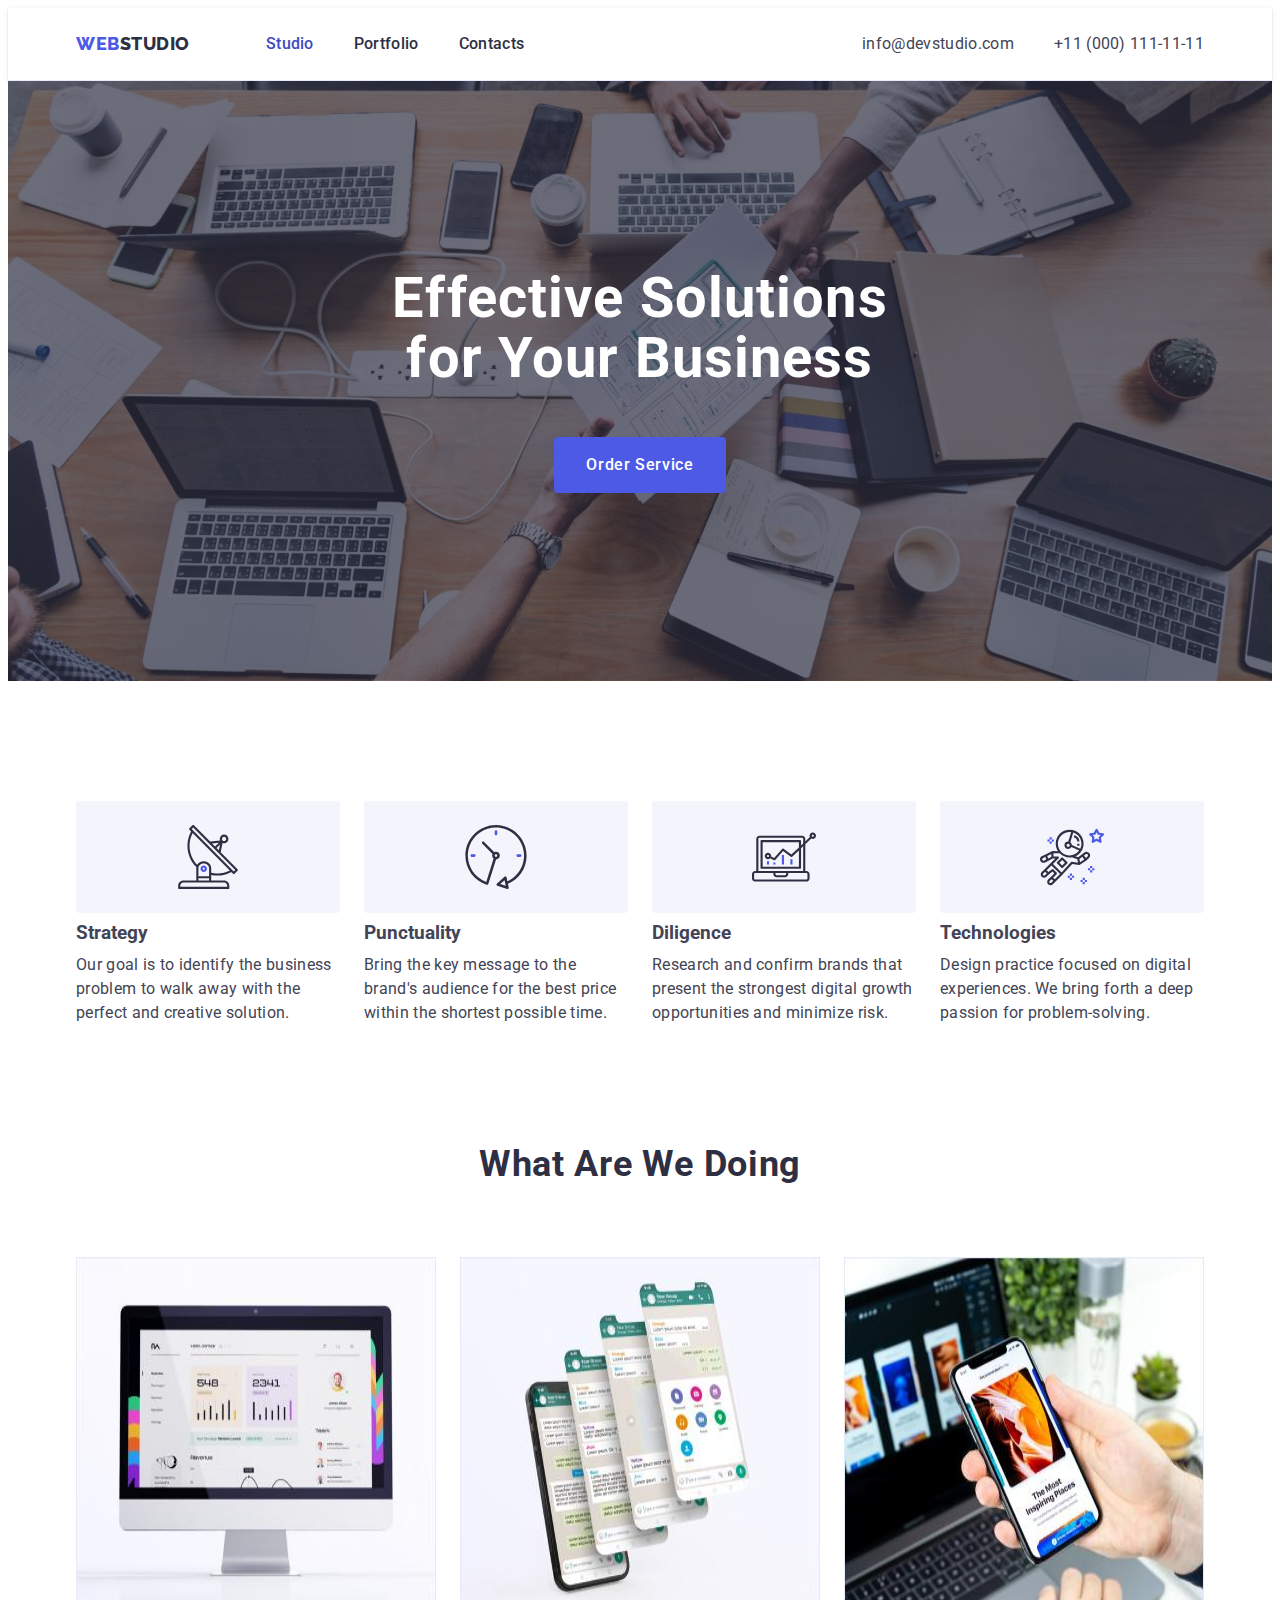
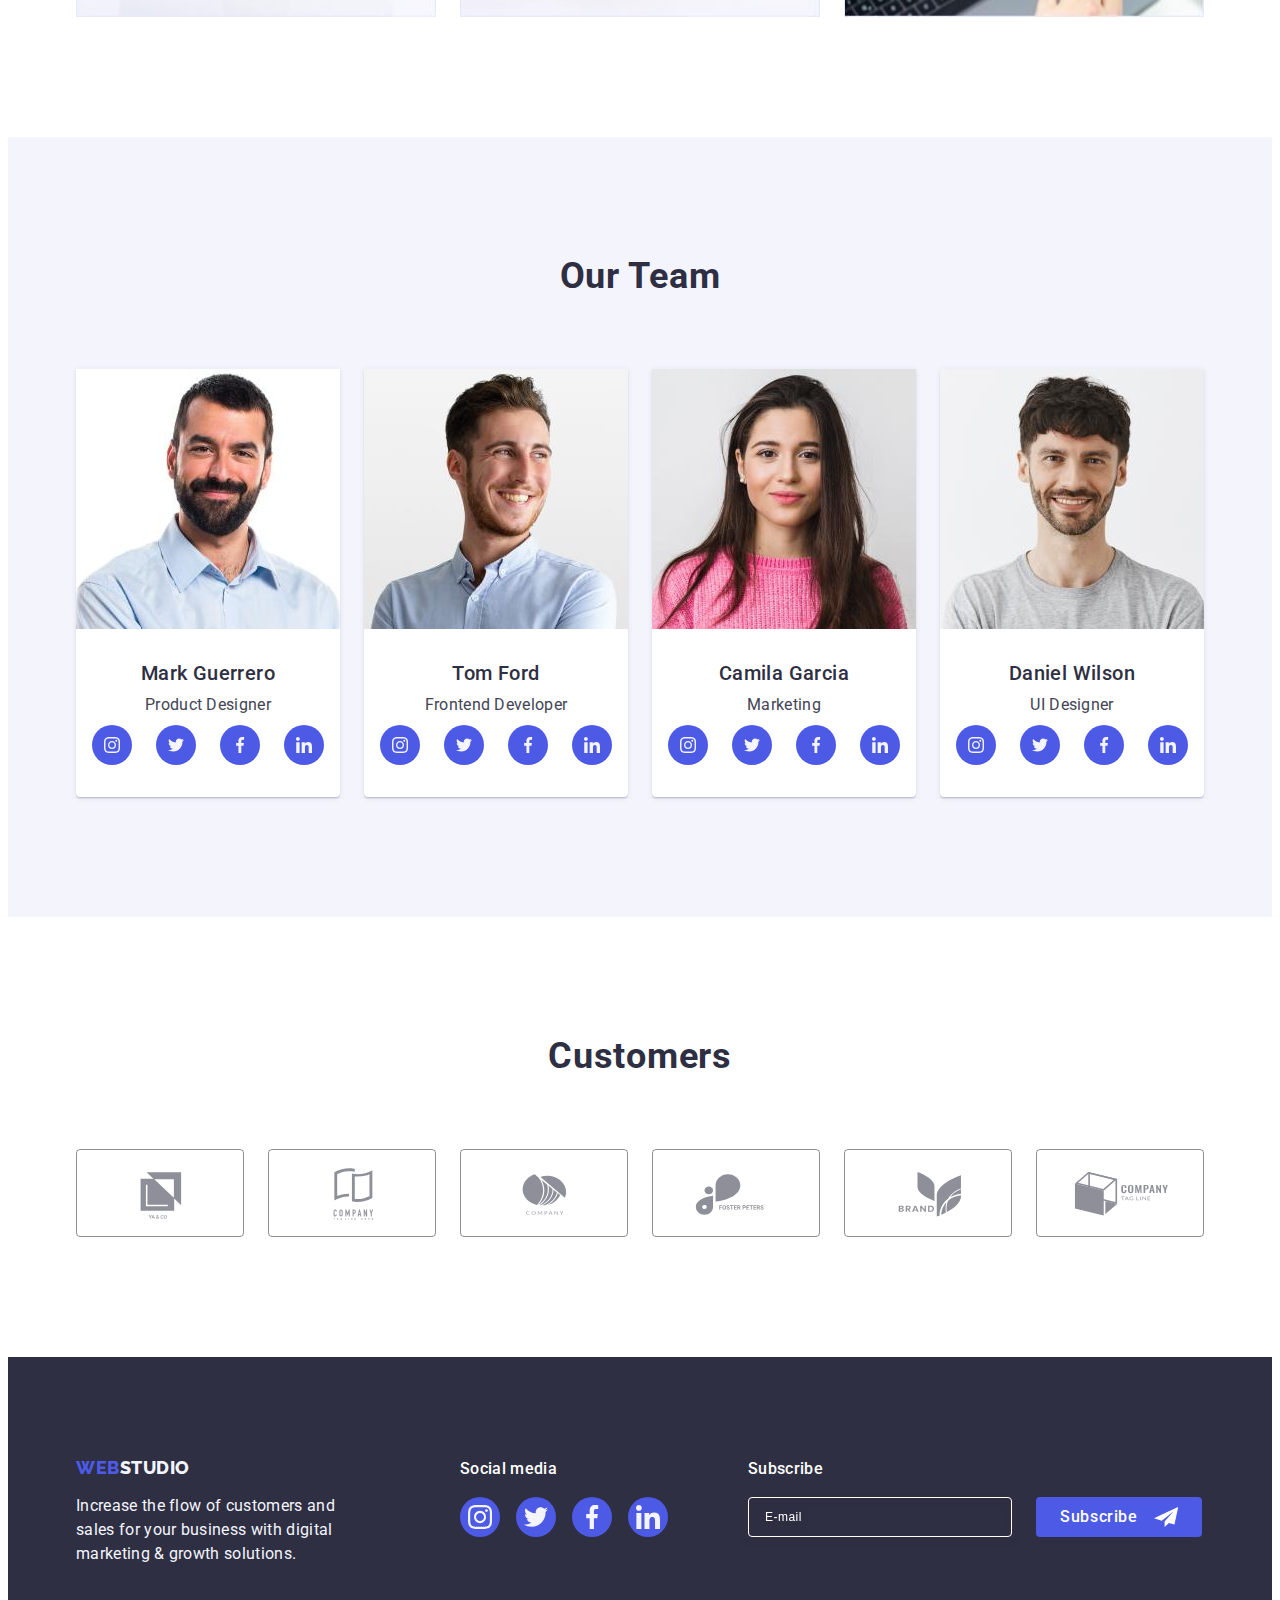
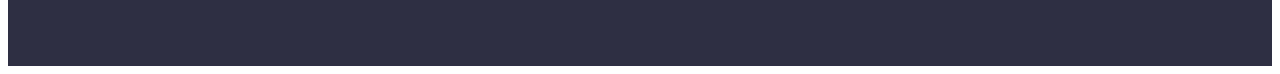
<file: index.html>
<!DOCTYPE html>
<html lang="en">

<head>
    <meta charset="UTF-8">
    <meta name="viewport" content="width=device-width, initial-scale=1.0">
    <link rel="stylesheet" href="https://cdnjs.cloudflare.com/ajax/libs/modern-normalize/2.0.0/modern-normalize.min.css"
        integrity="sha512-4xo8blKMVCiXpTaLzQSLSw3KFOVPWhm/TRtuPVc4WG6kUgjH6J03IBuG7JZPkcWMxJ5huwaBpOpnwYElP/m6wg=="
        crossorigin="anonymous" referrerpolicy="no-referrer">
    <link rel="stylesheet" href="./css/styles.css">
    <link rel="preconnect" href="https://fonts.googleapis.com">
    <link rel="preconnect" href="https://fonts.gstatic.com" crossorigin>
    <link
        href="https://fonts.googleapis.com/css2?family=Raleway:wght@800&family=Roboto:wght@400;500;700;900&display=swap"
        rel="stylesheet">
    <title>Effective Solutions for Your Business</title>
</head>

<body>
    <header class="header">
        <div class="container">
            <nav class="header-navigation">
                <a href="./index.html" class="logo link">Web<span class="logo-studio">Studio</span></a>
                <ul class="navigation-list list">
                    <li class="navigation-item"><a href="./index.html" class="nav-link nav-link-first link">Studio</a>
                    </li>
                    <li class="navigation-item"><a href="./portfolio.html" class="nav-link link">Portfolio</a></li>
                    <li class="navigation-item"><a href="" class="nav-link link">Contacts</a></li>
                </ul>
            </nav>

            <!-- contacts -->
            <address class="address">
                <ul class="contacts-list list">
                    <li class="address-list-item">
                        <a href="mailto:info@devstudio.com" class="contacts link">info@devstudio.com</a>
                    </li>
                    <li class="address-list-item">
                        <a href="tel:+110001111111" class="contacts link">+11 (000) 111-11-11</a>
                    </li>
                </ul>
            </address>
        </div>
    </header>

    <main>
        <!-- ---------------HERO----------------------- -->
        <section class="hero-block">
            <div class="container">
                <h1 class="main-heading">Effective Solutions for Your Business</h1>

                <button data-modal-open type="button" class="order-button">Order Service</button>
            </div>
        </section>
        <!-- -------------------------ABOUT COMPANY----------------- -->
        <section class="about-company">
            <div class="about-company-container container">
                <h2 class="visually-hidden">About our company</h2>
                <!-- about company -->
                <ul class="list">
                    <li class="company-list-item">
                        <div class="decor-icon">
                            <svg class="icon-item" width="64" height="64">
                                <use href="./images/icons.svg#icon-antenna"></use>
                            </svg>
                        </div>
                        <h3 class="third-heading">Strategy</h3>
                        <p class="list-paragraph">Our goal is to identify the business
                            problem to walk away with the perfect and creative solution.</p>
                    </li>
                    <li class="company-list-item">
                        <div class="decor-icon">
                            <svg class="icon-item" width="64" height="64">
                                <use href="./images/icons.svg#icon-clock"></use>
                            </svg>
                        </div>
                        <h3 class="third-heading">Punctuality</h3>
                        <p class="list-paragraph">Bring the key message to the brand's audience for the best price
                            within
                            the shortest possible
                            time.
                        </p>
                    </li>
                    <li class="company-list-item">
                        <div class="decor-icon">
                            <svg class="icon-item" width="64" height="64">
                                <use href="./images/icons.svg#icon-diagram"></use>
                            </svg>
                        </div>
                        <h3 class="third-heading">Diligence</h3>
                        <p class="list-paragraph">Research and confirm brands that present the strongest digital growth
                            opportunities and minimize
                            risk.</p>
                    </li>
                    <li class="company-list-item">
                        <div class="decor-icon">
                            <svg class="icon-item" width="64" height="64">
                                <use href="./images/icons.svg#icon-astronaut"></use>
                            </svg>
                        </div>
                        <h3 class="third-heading">Technologies</h3>
                        <p class="list-paragraph">Design practice focused on digital experiences. We bring forth a deep
                            passion for
                            problem-solving.
                        </p>
                    </li>
                </ul>
            </div>
        </section>

        <!-- section 3 3pic -->

        <section class="img-section">
            <div class="container">
                <h2 class="secondary-heading">What are we doing</h2>
                <ul class="list">
                    <li class="img-section-item">
                        <img src="./images/monitor.jpg" alt="application on the computer screen" width="360"
                            height="360">
                    </li>
                    <li class="img-section-item">
                        <img src="./images/phone_chat.jpg" alt="chat on the phone" width="360" height="360">
                    </li>
                    <li class="img-section-item">
                        <img src="./images/phone_offers.jpg" alt="recommendations on the phone screen" width="360"
                            height="360">
                    </li>
                </ul>
            </div>
        </section>

        <!-- team -->

        <section class="team-section">
            <div class="container">
                <h2 class="secondary-heading">Our Team</h2>

                <ul class="team-list list">
                    <li class="team-list-item">
                        <img src="./images/Mark.jpg" alt="photo Mark" width="264" height="260">
                        <div class="team-info">
                            <h3 class="third-heading">Mark Guerrero</h3>
                            <p class="list-paragraph">Product Designer</p>
                            <ul class="list-contacts list">
                                <li class="list-contacts-item">
                                    <a href="#" class="networks-link link">
                                        <svg class="networks-item" width="16" height="16">
                                            <use href="./images/icons.svg#icon-instagram"></use>
                                        </svg>
                                    </a>
                                </li>
                                <li class="list-contacts-item">
                                    <a href="#" class="networks-link link">
                                        <svg class="networks-item" width="16" height="16">
                                            <use href="./images/icons.svg#icon-twitter"></use>
                                        </svg>
                                    </a>
                                </li>
                                <li class="list-contacts-item">
                                    <a href="#" class="networks-link link">
                                        <svg class="networks-item" width="16" height="16">
                                            <use href="./images/icons.svg#icon-facebook"></use>
                                        </svg>
                                    </a>
                                </li>
                                <li class="list-contacts-item">
                                    <a href="#" class="networks-link link">
                                        <svg class="networks-item" width="16" height="16">
                                            <use href="./images/icons.svg#icon-linkedin"></use>
                                        </svg>
                                    </a>
                                </li>
                            </ul>
                        </div>
                    </li>
                    <li class="team-list-item">
                        <img src="./images/Tom.jpg" alt="photo Tom" width="264" height="260">
                        <div class="team-info">
                            <h3 class="third-heading">Tom Ford</h3>
                            <p class="list-paragraph">Frontend Developer</p>
                            <ul class="list-contacts list">
                                <li class="list-contacts-item">
                                    <a href="#" class="networks-link link">
                                        <svg class="networks-item" width="16" height="16">
                                            <use href="./images/icons.svg#icon-instagram"></use>
                                        </svg>
                                    </a>
                                </li>
                                <li class="list-contacts-item">
                                    <a href="#" class="networks-link link">
                                        <svg class="networks-item" width="16" height="16">
                                            <use href="./images/icons.svg#icon-twitter"></use>
                                        </svg>
                                    </a>
                                </li>
                                <li class="list-contacts-item">
                                    <a href="#" class="networks-link link">
                                        <svg class="networks-item" width="16" height="16">
                                            <use href="./images/icons.svg#icon-facebook"></use>
                                        </svg>
                                    </a>
                                </li>
                                <li class="list-contacts-item">
                                    <a href="#" class="networks-link link">
                                        <svg class="networks-item" width="16" height="16">
                                            <use href="./images/icons.svg#icon-linkedin"></use>
                                        </svg>
                                    </a>
                                </li>
                            </ul>
                        </div>
                    </li>
                    <li class="team-list-item">
                        <img src="./images/Camila.jpg" alt="photo Camila" width="264" height="260">
                        <div class="team-info">
                            <h3 class="third-heading">Camila Garcia</h3>
                            <p class="list-paragraph">Marketing</p>
                            <ul class="list-contacts list">
                                <li class="list-contacts-item">
                                    <a href="#" class="networks-link link">
                                        <svg class="networks-item" width="16" height="16">
                                            <use href="./images/icons.svg#icon-instagram"></use>
                                        </svg>
                                    </a>
                                </li>
                                <li class="list-contacts-item">
                                    <a href="#" class="networks-link link">
                                        <svg class="networks-item" width="16" height="16">
                                            <use href="./images/icons.svg#icon-twitter"></use>
                                        </svg>
                                    </a>
                                </li>
                                <li class="list-contacts-item">
                                    <a href="#" class="networks-link link">
                                        <svg class="networks-item" width="16" height="16">
                                            <use href="./images/icons.svg#icon-facebook"></use>
                                        </svg>
                                    </a>
                                </li>
                                <li class="list-contacts-item">
                                    <a href="#" class="networks-link link">
                                        <svg class="networks-item" width="16" height="16">
                                            <use href="./images/icons.svg#icon-linkedin"></use>
                                        </svg>
                                    </a>
                                </li>
                            </ul>
                        </div>
                    </li>
                    <li class="team-list-item">
                        <img src="./images/Daniel.jpg" alt="photo Daniel" width="264" height="260">
                        <div class="team-info">
                            <h3 class="third-heading">Daniel Wilson</h3>
                            <p class="list-paragraph">UI Designer</p>
                            <ul class="list-contacts list">
                                <li class="list-contacts-item">
                                    <a href="#" class="networks-link link">
                                        <svg class="networks-item" width="16" height="16">
                                            <use href="./images/icons.svg#icon-instagram"></use>
                                        </svg>
                                    </a>
                                </li>
                                <li class="list-contacts-item">
                                    <a href="#" class="networks-link link">
                                        <svg class="networks-item" width="16" height="16">
                                            <use href="./images/icons.svg#icon-twitter"></use>
                                        </svg>
                                    </a>
                                </li>
                                <li class="list-contacts-item">
                                    <a href="#" class="networks-link link">
                                        <svg class="networks-item" width="16" height="16">
                                            <use href="./images/icons.svg#icon-facebook"></use>
                                        </svg>
                                    </a>
                                </li>
                                <li class="list-contacts-item">
                                    <a href="#" class="networks-link link">
                                        <svg class="networks-item" width="16" height="16">
                                            <use href="./images/icons.svg#icon-linkedin"></use>
                                        </svg>
                                    </a>
                                </li>
                            </ul>
                        </div>
                    </li>
                </ul>
            </div>
        </section>
        <!-- -------------------CUSTOMERS----------------------- -->
        <section class="customers-section">
            <div class="container">
                <h2 class="secondary-heading customers-heading">Customers</h2>
                <ul class="customers-lsit list">
                    <li class="customers-list-item">
                        <a href="#" class="customers-link link">
                            <svg class="icon" width="104" height="56">
                                <use href="./images/icons.svg#icon-yaigo"></use>
                            </svg>
                        </a>
                    </li>
                    <li class="customers-list-item">
                        <a href="#" class="customers-link link">
                            <svg class="icon" width="104" height="56">
                                <use href="./images/icons.svg#icon-company"></use>
                            </svg>
                        </a>
                    </li>
                    <li class="customers-list-item">
                        <a href="#" class="customers-link link">
                            <svg class="icon" width="104" height="56">
                                <use href="./images/icons.svg#icon-second-company"></use>
                            </svg>
                        </a>
                    </li>
                    <li class="customers-list-item">
                        <a href="#" class="customers-link link">
                            <svg class="icon" width="104" height="56">
                                <use href="./images/icons.svg#icon-foster-peters"></use>
                            </svg>
                        </a>
                    </li>
                    <li class="customers-list-item">
                        <a href="#" class="customers-link link">
                            <svg class="icon" width="104" height="56">
                                <use href="./images/icons.svg#icon-brand"></use>
                            </svg>
                        </a>
                    </li>
                    <li class="customers-list-item">
                        <a href="#" class="customers-link link">
                            <svg class="icon" width="104" height="56">
                                <use href="./images/icons.svg#icon-third-company"></use>
                            </svg>
                        </a>
                    </li>
                </ul>
            </div>
        </section>

    </main>

    <!-- footer -->

    <footer class="footer">
        <div class="container">
            <div class="container-footer-logo">
                <a href="./index.html" class="logo-footer link">Web<span class="logo-studio-footer">Studio</span></a>
                <p class="footer-text">Increase the flow of customers and sales for your business with digital marketing
                    &
                    growth solutions.</p>
            </div>
            <div class="container-footer-media">
                <p class="social-media">Social media</p>
                <ul class="footer-list-icon list">
                    <li class="footer-list-item">
                        <a href="#" class="footer-link link">
                            <svg class="footer-icon" width="24" height="24">
                                <use href="./images/icons.svg#icon-instagram"></use>
                            </svg>
                        </a>
                    </li>
                    <li class="footer-list-item">
                        <a href="#" class="footer-link link">
                            <svg class="footer-icon" width="24" height="24">
                                <use href="./images/icons.svg#icon-twitter"></use>
                            </svg>
                        </a>
                    </li>
                    <li class="footer-list-item">
                        <a href="#" class="footer-link link">
                            <svg class="footer-icon" width="24" height="24">
                                <use href="./images/icons.svg#icon-facebook"></use>
                            </svg>
                        </a>
                    </li>
                    <li class="footer-list-item">
                        <a href="#" class="footer-link link">
                            <svg class="footer-icon" width="24" height="24">
                                <use href="./images/icons.svg#icon-linkedin"></use>
                            </svg>
                        </a>
                    </li>
                </ul>
            </div>
            <div class="container-subscribe">
                <p class="text-subscribe">Subscribe</p>
                <form class="input-field-container">
                    <label class="label-footer">
                        <input class="input-field" type="email" name="email" placeholder="E-mail">
                    </label>
                    <button class="subscribe-btn" type="submit">Subscribe
                        <svg class="subscribe-btn-icon" width="24" height="24">
                            <use href="./images/icons.svg#icon-send"></use>
                        </svg>
                    </button>
                </form>
            </div>
        </div>
    </footer>

    <!-- -----------------MODAL----------------- -->
    <div class="backdrop is-hidden" data-modal>
        <div class="modal">
            <button data-modal-close class="close-btn" type="button">
                <svg class="close-item" width="8" height="8">
                    <use href="./images/icons.svg#icon-close-black"></use>
                </svg>
            </button>
            <p class="modal-header">Leave your contacts and we will call you back</p>
            <form class="modal-form">
                <div class="form-input">
                    <label class="form-label" for="user-name">Name</label>
                    <div class="input-svg">
                        <input class="modal-form-input" id="user-name" type="text" name="user-name">
                        <svg class="form-icon" width="18" height="24">
                            <use href="./images/icons.svg#icon-person-black"></use>
                        </svg>
                    </div>
                </div>


                <div class="form-input">
                    <label class="form-label" for="user-phone">Phone</label>
                    <div class="input-svg">
                        <input class="modal-form-input" id="user-phone" type="text" name="user-phone">
                        <svg class="form-icon" width="18" height="24">
                            <use href="./images/icons.svg#icon-phone-black"></use>
                        </svg>
                    </div>
                </div>

                <div class="form-input">
                    <label class="form-label" for="user-email">Email</label>
                    <div class="input-svg">
                        <input class="modal-form-input" id="user-email" type="text" name="user-email">
                        <svg class="form-icon" width="18" height="24">
                            <use href="./images/icons.svg#icon-email-black"></use>
                        </svg>
                    </div>

                </div>
                <div class="container-comment">
                    <label class="form-label" for="user-comment">Comment</label>
                    <textarea class="modal-form-textarea" name="user-comment" id="user-comment" rows="5"
                        placeholder="Text input"></textarea>

                </div>
                <div class="container-textarea">
                    <input class="checkbox visually-hidden" type="checkbox" id="user-privacy" name="user-privacy"
                        value="true">
                    <label class="form-label-checkbox" for="user-privacy">
                        <span class="label-span">
                            <svg class="icon-checkbox" width="10" height="8">
                                <use href="./images/icons.svg#icon-vector"></use>
                            </svg>
                        </span>
                        I accept the terms and conditions of the
                        <a class="privacy-link" href="#">Privacy
                            Policy</a>
                    </label>
                </div>
                <button class="send-btn" type="button">Send</button>
            </form>
        </div>
    </div>
    <script src="./js/modal.js"></script>
</body>

</html>
</file>
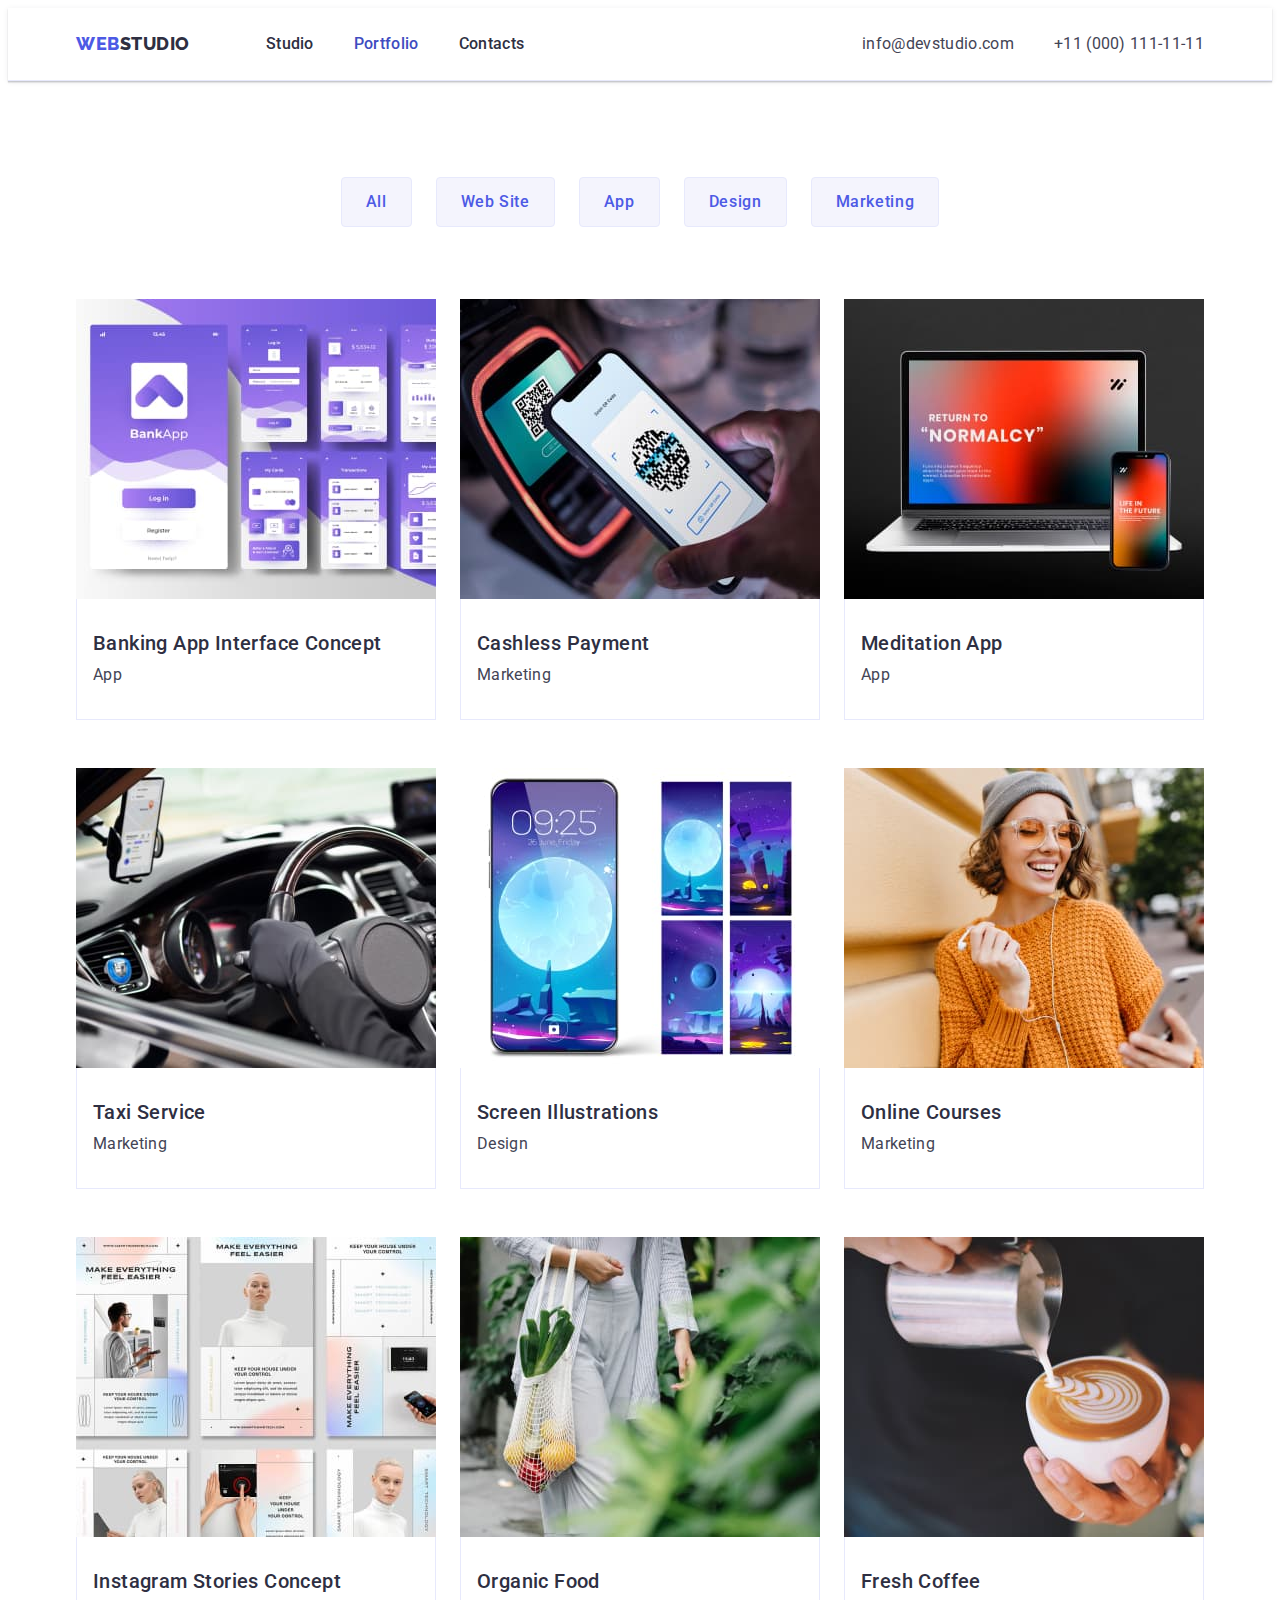
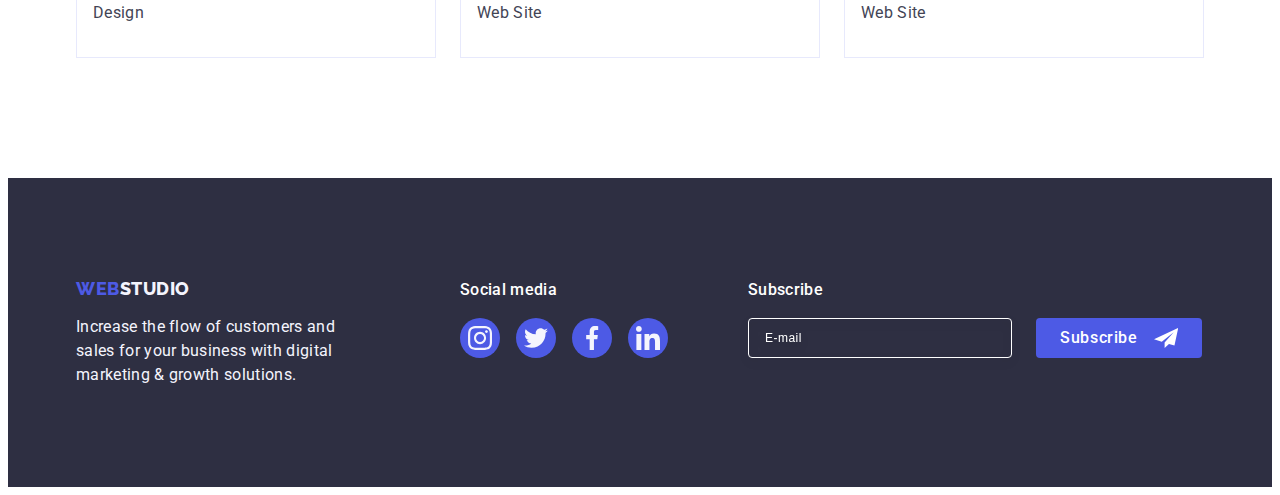
<file: portfolio.html>
<!DOCTYPE html>
<html lang="en">

<head>
    <meta charset="UTF-8">
    <meta name="viewport" content="width=device-width, initial-scale=1.0">
    <link rel="stylesheet" href="https://cdnjs.cloudflare.com/ajax/libs/modern-normalize/2.0.0/modern-normalize.min.css"
        integrity="sha512-4xo8blKMVCiXpTaLzQSLSw3KFOVPWhm/TRtuPVc4WG6kUgjH6J03IBuG7JZPkcWMxJ5huwaBpOpnwYElP/m6wg=="
        crossorigin="anonymous" referrerpolicy="no-referrer">
    <link rel="stylesheet" href="./css/styles.css">
    <link rel="preconnect" href="https://fonts.googleapis.com">
    <link rel="preconnect" href="https://fonts.gstatic.com" crossorigin>
    <link
        href="https://fonts.googleapis.com/css2?family=Raleway:wght@800&family=Roboto:wght@400;500;700;900&display=swap"
        rel="stylesheet">
    <title>Portfolio</title>
</head>

<body>
    <header class="header">
        <div class="container">
            <nav class="header-navigation">
                <a href="./index.html" class="logo link">Web<span class="logo-studio">Studio</span></a>
                <ul class="navigation-list list">
                    <li class="navigation-item"><a href="./index.html" class="nav-link link">Studio</a>
                    </li>
                    <li class="navigation-item"><a href="./portfolio.html"
                            class="nav-link nav-link-second link">Portfolio</a></li>
                    <li class="navigation-item"><a href="" class="nav-link link">Contacts</a></li>
                </ul>
            </nav>

            <!-- contacts -->
            <address class="address">
                <ul class="contacts-list list">
                    <li class="address-list-item">
                        <a href="mailto:info@devstudio.com" class="contacts link">info@devstudio.com</a>
                    </li>
                    <li class="address-list-item">
                        <a href="tel:+110001111111" class="contacts link">+11 (000) 111-11-11</a>
                    </li>
                </ul>
            </address>
        </div>
    </header>

    <main>
        <section class="portfolio-main">
            <div class="container">
                <h1 class="visually-hidden">Portfolio</h1>
                <ul class="list-button list">
                    <li>
                        <button type="button" class="button-filters">All</button>
                    </li>
                    <li>
                        <button type="button" class="button-filters">Web Site</button>
                    </li>
                    <li>
                        <button type="button" class="button-filters">App</button>
                    </li>
                    <li>
                        <button type="button" class="button-filters">Design</button>
                    </li>
                    <li>
                        <button type="button" class="button-filters">Marketing</button>
                    </li>
                </ul>

                <ul class="card-list list">
                    <li class="card-item">
                        <a href="#" class="card-link link">
                            <div class="img-container">
                                <img src="./images/portfolio-img-1.jpg" alt="bank interface concept" width="360"
                                    height="300">
                                <p class="overlay">14 Stylish and User-Friendly App Design Concepts · Task Manager App
                                    ·
                                    Calorie Tracker App · Exotic Fruit Ecommerce App ·
                                    Cloud Storage App</p>
                            </div>
                            <div class="card-info">
                                <h2 class="portfolio-heading">Banking App Interface Concept</h2>
                                <p class="portfolio-text">App</p>
                            </div>

                        </a>
                    </li>
                    <li class="card-item">
                        <a href="#" class="card-link link">
                            <div class="img-container">
                                <img src="./images/portfolio-img-2.jpg" alt="cashless payment" width="360" height="300">
                                <p class="overlay">14 Stylish and User-Friendly App Design Concepts · Task Manager App
                                    ·
                                    Calorie Tracker App · Exotic Fruit Ecommerce App ·
                                    Cloud Storage App</p>
                            </div>
                            <div class="card-info">
                                <h2 class="portfolio-heading">Cashless Payment</h2>
                                <p class="portfolio-text">Marketing</p>
                            </div>
                        </a>
                    </li>
                    <li class="card-item">
                        <a href="#" class="card-link link">
                            <div class="img-container">
                                <img src="./images/portfolio-img-3.jpg" alt="app on the pc and phone screen" width="360"
                                    height="300">
                                <p class="overlay">14 Stylish and User-Friendly App Design Concepts · Task Manager App
                                    ·
                                    Calorie Tracker App · Exotic Fruit Ecommerce App ·
                                    Cloud Storage App</p>
                            </div>
                            <div class="card-info">
                                <h2 class="portfolio-heading">Meditation App</h2>
                                <p class="portfolio-text">App</p>
                            </div>
                        </a>
                    </li>
                    <li class="card-item">
                        <a href="#" class="card-link link">
                            <div class="img-container">
                                <img src="./images/portfolio-img-4.jpg" alt="taxi service on phone screen" width="360"
                                    height="300">
                                <p class="overlay">14 Stylish and User-Friendly App Design Concepts · Task Manager App
                                    ·
                                    Calorie Tracker App · Exotic Fruit Ecommerce App ·
                                    Cloud Storage App</p>
                            </div>
                            <div class="card-info">
                                <h2 class="portfolio-heading">Taxi Service</h2>
                                <p class="portfolio-text">Marketing</p>
                            </div>
                        </a>
                    </li>
                    <li class="card-item">
                        <a href="#" class="card-link link">
                            <div class="img-container">
                                <img src="./images/portfolio-img-5.jpg" alt="illustrations on phone screen" width="360"
                                    height="300">
                                <p class="overlay">14 Stylish and User-Friendly App Design Concepts · Task Manager App
                                    ·
                                    Calorie Tracker App · Exotic Fruit Ecommerce App ·
                                    Cloud Storage App</p>
                            </div>
                            <div class="card-info">
                                <h2 class="portfolio-heading">Screen Illustrations</h2>
                                <p class="portfolio-text">Design</p>
                            </div>
                        </a>
                    </li>
                    <li class="card-item">
                        <a href="#" class="card-link link">
                            <div class="img-container">
                                <img src="./images/portfolio-img-6.jpg" alt="girl looks at the phone screen" width="360"
                                    height="300">
                                <p class="overlay">14 Stylish and User-Friendly App Design Concepts · Task Manager App
                                    ·
                                    Calorie Tracker App · Exotic Fruit Ecommerce App ·
                                    Cloud Storage App</p>
                            </div>
                            <div class="card-info">
                                <h2 class="portfolio-heading">Online Courses</h2>
                                <p class="portfolio-text">Marketing</p>
                            </div>
                        </a>
                    </li>
                    <li class="card-item">
                        <a href="#" class="card-link link">
                            <div class="img-container">
                                <img src="./images/portfolio-img-7.jpg" alt="functional description" width="360"
                                    height="300">
                                <p class="overlay">14 Stylish and User-Friendly App Design Concepts · Task Manager App
                                    ·
                                    Calorie Tracker App · Exotic Fruit Ecommerce App ·
                                    Cloud Storage App</p>
                            </div>
                            <div class="card-info">
                                <h2 class="portfolio-heading">Instagram Stories Concept</h2>
                                <p class="portfolio-text">Design</p>
                            </div>
                        </a>
                    </li>
                    <li class="card-item">
                        <a href="#" class="card-link link">
                            <div class="img-container">
                                <img src="./images/portfolio-img-8.jpg" alt="woman with a bag of groceries" width="360"
                                    height="300">
                                <p class="overlay">14 Stylish and User-Friendly App Design Concepts · Task Manager App
                                    ·
                                    Calorie Tracker App · Exotic Fruit Ecommerce App ·
                                    Cloud Storage App</p>
                            </div>
                            <div class="card-info">
                                <h2 class="portfolio-heading">Organic Food</h2>
                                <p class="portfolio-text">Web Site</p>
                            </div>
                        </a>
                    </li>
                    <li class="card-item">
                        <a href="#" class="card-link link">
                            <div class="img-container">
                                <img src="./images/portfolio-img-9.jpg" alt="drawing on coffee" width="360"
                                    height="300">
                                <p class="overlay">14 Stylish and User-Friendly App Design Concepts · Task Manager App
                                    ·
                                    Calorie Tracker App · Exotic Fruit Ecommerce App ·
                                    Cloud Storage App</p>
                            </div>
                            <div class="card-info">
                                <h2 class="portfolio-heading">Fresh Coffee</h2>
                                <p class="portfolio-text">Web Site</p>
                            </div>
                        </a>
                    </li>
                </ul>
            </div>
        </section>
    </main>

    <footer class="footer">
        <div class="container">
            <div class="container-footer-logo">
                <a href="./index.html" class="logo-footer link">Web<span class="logo-studio-footer">Studio</span></a>
                <p class="footer-text">Increase the flow of customers and sales for your business with digital marketing
                    &
                    growth solutions.</p>
            </div>
            <div class="container-footer-media">
                <p class="social-media">Social media</p>
                <ul class="footer-list-icon list">
                    <li class="footer-list-item">
                        <a href="#" class="footer-link link">
                            <svg class="footer-icon" width="24" height="24">
                                <use href="./images/icons.svg#icon-instagram"></use>
                            </svg>
                        </a>
                    </li>
                    <li class="footer-list-item">
                        <a href="#" class="footer-link link">
                            <svg class="footer-icon" width="24" height="24">
                                <use href="./images/icons.svg#icon-twitter"></use>
                            </svg>
                        </a>
                    </li>
                    <li class="footer-list-item">
                        <a href="#" class="footer-link link">
                            <svg class="footer-icon" width="24" height="24">
                                <use href="./images/icons.svg#icon-facebook"></use>
                            </svg>
                        </a>
                    </li>
                    <li class="footer-list-item">
                        <a href="#" class="footer-link link">
                            <svg class="footer-icon" width="24" height="24">
                                <use href="./images/icons.svg#icon-linkedin"></use>
                            </svg>
                        </a>
                    </li>
                </ul>
            </div>
            <div class="container-subscribe">
                <p class="text-subscribe">Subscribe</p>
                <form class="input-field-container">
                    <label class="label-footer">
                        <input class="input-field" type="email" name="email" placeholder="E-mail">
                    </label>
                    <button class="subscribe-btn" type="submit">Subscribe
                        <svg class="subscribe-btn-icon" width="24" height="24">
                            <use href="./images/icons.svg#icon-send"></use>
                        </svg>
                    </button>
                </form>
            </div>
        </div>
    </footer>
</body>

</html>
</file>
<file: css/styles.css>
/* ------------------General--------------------- */

* {
  box-sizing: border-box;
}

:root {
  --navyblue: #2e2f42;
  --iris: #4d5ae5;
  --slate: #434455;
  --ocean: #404bbf;
  --white: #fff;
  --cornflower: #e7e9fc;
  --cloud: #f4f4fd;
  --lightslate: #8e8f99;
  --dairy: #fcfcfc;
}

body {
  font-family: "Roboto", sans-serif;
  color: var(--slate);
  font-size: 16px;
  line-height: 24px;
  background-color: var(--white);
}

h1,
h2,
h3 {
  margin: 0;
  padding: 0;
}

p {
  margin: 0;
  padding: 0;
}

img {
  display: block;
}

ul {
  margin: 0;
  padding-left: 0;
}

.list {
  list-style: none;
}

.link {
  text-decoration: none;
}

.visually-hidden {
  position: absolute;
  width: 1px;
  height: 1px;
  margin: -1px;
  border: 0;
  padding: 0;
  white-space: nowrap;
  clip-path: inset(100%);
  clip: rect(0 0 0 0);
  overflow: hidden;
}

.container {
  max-width: 1440px;
  width: 1158px;
  padding: 0 15px;
  margin: 0 auto;
}

/* ----------------- Header------------------- */
.header {
  border-bottom: 1px solid var(--cornflower);
  box-shadow: 0px 2px 1px rgba(46, 47, 66, 0.08),
    0px 1px 1px rgba(46, 47, 66, 0.16), 0px 1px 6px rgba(46, 47, 66, 0.08);
}

.header .container {
  display: flex;
  justify-content: space-between;
}

.header-navigation {
  display: flex;
  align-items: center;
}

.navigation-item::after {
  content: "";
  position: absolute;
  left: 0;
  bottom: -1px;
  height: 4px;
  border-radius: 2px;
  background-color: var(--iris);
}

.header-navigation .list {
  display: flex;
  flex-direction: row;
  gap: 40px;
}

.logo {
  font-family: "Raleway", sans-serif;
  font-size: 18px;
  text-decoration: none;
  line-height: 1.17;
  letter-spacing: 0.03em;
  font-weight: 800;
  text-transform: uppercase;
  color: var(--iris);
  padding-top: 24px;
  padding-bottom: 24px;
  margin-right: 76px;
}

.logo-studio {
  color: var(--navyblue);
  padding: 24px 0;
}

.nav-link {
  font-weight: 500;
  font-size: 16px;
  line-height: 1.5;
  letter-spacing: 0.02em;
  padding: 24px 0;
  color: var(--navyblue);
}

.nav-link-first {
  position: relative;
  color: var(--ocean);
  transition: color 250ms cubic-bezier(0.4, 0, 0.2, 1);
}

.nav-link-first::after {
  content: "";
  position: absolute;
  left: 0;
  bottom: -1px;
  height: 4px;
  background-color: var(--ocean);
  border-radius: 2px;
}

.nav-link-second {
  position: relative;
  color: var(--ocean);
  transition: color 250ms cubic-bezier(0.4, 0, 0.2, 1);
}

.nav-link-second::after {
  content: "";
  position: absolute;
  left: 0;
  bottom: -1px;
  height: 4px;
  background-color: var(--ocean);
  border-radius: 2px;
}

.nav-link:hover::after {
  content: "";
  position: absolute;
  bottom: -2px;
  left: 0;
  width: 100%;
  height: 4px;
  background-color: var(--iris);
}

.nav-link:active,
.nav-link:hover,
.nav-link:focus {
  color: var(--ocean);
  text-decoration: none;
}

.contacts {
  color: var(--slate);
  letter-spacing: 0.02em;
  transition: color 250ms cubic-bezier(0.4, 0, 0.2, 1);
}

.contacts:hover,
.contacts:focus,
.contacts:active {
  color: var(--ocean);
  text-decoration: underline;
}

.contacts-list:first-child {
  transition: color 250ms cubic-bezier(0.4, 0, 0.2, 1);
}

.address {
  font-style: normal;
}

.address .list {
  display: flex;
  gap: 40px;
  align-items: flex-start;
}

.address-list-item {
  padding: 24px 0;
}

/* ------------------------------Main------------------------- */

.hero-block {
  background-image: linear-gradient(
      rgba(46, 47, 66, 0.7),
      rgba(46, 47, 66, 0.7)
    ),
    url(../images/people-office.jpg);
  background-repeat: no-repeat;
  background-size: cover;
  background-color: var(--navyblue);
  padding: 188px 0;
  display: flex;
  flex-shrink: 0;
  max-width: 1440px;
  background-position: center;
  margin: 0 auto;
}

.main-heading {
  color: var(--white);
  max-width: 496px;
  font-size: 56px;
  line-height: 1.07;
  letter-spacing: 0.02em;
  margin: 0 auto 48px auto;
  text-align: center;
}

.order-button {
  font-family: "Roboto", sans-serif;
  font-size: 16px;
  line-height: 1.5;
  letter-spacing: 0.04em;
  color: var(--white);
  background-color: var(--iris);
  font-weight: 500;
  cursor: pointer;
  padding: 16px 32px;
  display: block;
  min-width: 169px;
  height: 56px;
  border: none;
  border-radius: 4px;
  margin: 0 auto;
  transition: background-color 250ms cubic-bezier(0.4, 0, 0.2, 1);
}

.order-button:hover,
.order-button:focus,
.order-button:active {
  background-color: var(--ocean);
}

.is-hidden {
  visibility: hidden;
  opacity: 0;
  pointer-events: none;
}

.about-company {
  flex-shrink: 0;
  padding: 120px 0;
}

.about-company .list {
  display: flex;
  flex-direction: row;
  gap: 24px;
}

.about-company .list .company-list-item {
  width: calc((100% - 72px) / 4);
}

.about-company .list h3 {
  margin-bottom: 8px;
}

.decor-icon {
  display: flex;
  align-items: center;
  justify-content: center;
  height: 112px;
  border-radius: 4px;
  background-color: var(--cloud);
  margin-bottom: 8px;
  width: 264px;
}

.icon-item {
  margin: 24px 100px;
}

.img-section {
  padding-bottom: 120px;
  flex-shrink: 0;
}

.img-section .container .secondary-heading {
  margin-bottom: 72px;
  justify-content: center;
}

.img-section .container .list {
  display: flex;
  gap: 24px;
}

.img-section-item {
  width: calc((100% - 48px) / 3);
}

.secondary-heading {
  color: var(--navyblue);
  font-size: 36px;
  line-height: 1.11;
  letter-spacing: 0.02em;
  text-align: center;
  text-transform: capitalize;
}

.team-list .third-heading {
  color: var(--navyblue);
  font-size: 20px;
  line-height: 1.2;
  font-weight: 500;
  text-align: center;
  letter-spacing: 0.02em;
  margin-bottom: 8px;
}

.team-section {
  background-color: var(--cloud);
  padding: 120px 0;
}

.team-section .container {
  flex-shrink: 0;
}

.team-section .container .secondary-heading {
  display: flex;
  justify-content: center;
  margin-bottom: 72px;
}

.team-section .container .list {
  display: flex;
  flex-direction: row;
  justify-content: center;
  gap: 24px;
}

.list-paragraph {
  font-size: 16px;
  line-height: 1.5;
  letter-spacing: 0.02em;
  color: var(--slate);
  text-align: start;
}

.team-list-item {
  background-color: var(--white);
  width: calc((100% - 72px) / 4);
  border-radius: 0px 0px 4px 4px;
  display: inline-flex;
  padding-bottom: 0px;
  flex-direction: column;
  justify-content: center;
  align-items: center;
  box-shadow: 0px 1px 6px rgba(46, 47, 66, 0.08),
    0px 1px 1px rgba(46, 47, 66, 0.16), 0px 2px 1px rgba(46, 47, 66, 0.08);
}

.team-info {
  display: flex;
  padding: 32px 0;
  flex-direction: column;
}

.team-info .list-paragraph {
  display: flex;
  justify-content: center;
}

.list-contacts {
  display: flex;
  justify-content: center;
  align-items: center;
  flex-shrink: 0;
  margin: 8px auto 0 auto;
}

.networks-link {
  width: 100%;
  height: 100%;
  background-color: var(--iris);
  border-radius: 50%;
  display: flex;
  align-items: center;
  justify-content: center;
  transition: background-color 250ms cubic-bezier(0.4, 0, 0.2, 1);
}

.networks-link:hover,
.networks-link:focus {
  background-color: var(--ocean);
}

.networks-item {
  fill: var(--cloud);
  margin: 12px;
}

.customers-section {
  padding: 120px 0;
  flex-shrink: 0;
}

.customers-heading {
  margin-bottom: 72px;
}

.customers-list-item {
  width: calc((100% - 120px) / 6);
  height: 88px;
  transition: border-color 250ms cubic-bezier(0.4, 0, 0.2, 1),
    color 250ms cubic-bezier(0.4, 0, 0.2, 1);
}

.customers-lsit {
  display: flex;
  gap: 24px;
  justify-content: center;
}

.customers-link {
  width: 100%;
  height: 100%;
  border: 1px solid var(--lightslate);
  border-radius: 4px;
  display: flex;
  align-items: center;
  justify-content: center;
  color: var(--lightslate);
  transition: border-color 250ms cubic-bezier(0.4, 0, 0.2, 1),
    color 250ms cubic-bezier(0.4, 0, 0.2, 1);
}

.customers-link:hover,
.customers-link:focus {
  border-color: var(--ocean);
  color: var(--ocean);
}

.icon {
  margin: 16px 32px;
  fill: currentColor;
}

/* ---------------PORTFOLIO--------------------- */
.portfolio-main {
  padding-top: 96px;
  padding-bottom: 120px;
}

.list-button {
  display: flex;
  flex-direction: row;
  margin-bottom: 72px;
  justify-content: center;
  gap: 24px;
}

.portfolio-heading {
  font-weight: 500;
  font-size: 20px;
  line-height: 1.2;
  letter-spacing: 0.02em;
  color: var(--navyblue);
  margin-bottom: 8px;
}

.portfolio-text {
  font-size: 16px;
  line-height: 1.5;
  letter-spacing: 0.02em;
  color: var(--slate);
}

.button-filters {
  font-family: "Roboto", sans-serif;
  font-weight: 500;
  font-size: 16px;
  line-height: 1.5;
  letter-spacing: 0.04em;
  color: var(--iris);
  background-color: var(--cloud);
  padding: 12px 24px;
  cursor: pointer;
  border: 1px solid var(--cornflower);
  border-radius: 4px;
  transition: color 250ms cubic-bezier(0.4, 0, 0.2, 1),
    background-color 250ms cubic-bezier(0.4, 0, 0.2, 1),
    border-color 250ms cubic-bezier(0.4, 0, 0.2, 1),
    box-shadow 250ms cubic-bezier(0.4, 0, 0.2, 1);
}

.button-filters:hover,
.button-filters:focus,
.button-filters:active {
  color: #ffffff;
  background-color: var(--ocean);
  border: 1px solid transparent;
  box-shadow: 0px 3px 1px rgba(0, 0, 0, 0.1), 0px 2px 1px rgba(0, 0, 0, 0.08),
    0px 2px 2px rgba(0, 0, 0, 0.12);
}

.card-list {
  display: flex;
  flex-direction: row;
  gap: 24px;
  flex-wrap: wrap;
  justify-content: center;
  row-gap: 48px;
}

.card-link {
  transition: box-shadow 250ms cubic-bezier(0.4, 0, 0.2, 1);
  display: block;
}

.card-link:hover,
.card-link:focus {
  box-shadow: 0px 1px 6px rgba(46, 47, 66, 0.08),
    0px 1px 1px rgba(46, 47, 66, 0.16), 0px 2px 1px rgba(46, 47, 66, 0.08);
  transform: translateY(0%);
}

.card-item {
  width: calc((100% - 48px) / 3);
}

.card-info {
  display: flex;
  padding: 32px 16px;
  flex-direction: column;
  border: 1px solid var(--cornflower);
  border-top: none;
}

.img-container {
  position: relative;
  overflow: hidden;
}

.overlay {
  position: absolute;
  top: 0;
  font-size: 16px;
  line-height: 1.5;
  letter-spacing: 0.02em;
  color: var(--cloud);
  padding: 40px 32px;
  background-color: var(--iris);
  height: 100%;
  width: 100%;
  transform: translateY(100%);
  transition: transform 250ms cubic-bezier(0.4, 0, 0.2, 1);
}

.card-link:hover .overlay,
.card-link:focus .overlay {
  transform: translateY(0);
}

/* ------------------Footer----------------------- */

.footer {
  background-color: var(--navyblue);
  padding: 100px 0;
}

.footer .container {
  display: flex;
  flex-shrink: 0;
  align-items: baseline;
}

.footer-text {
  color: var(--cloud);
  letter-spacing: 0.02em;
  max-width: 264px;
}

.logo-footer {
  display: inline-block;
  font-family: "Raleway", sans-serif;
  font-size: 18px;
  text-decoration: none;
  line-height: 1.17;
  letter-spacing: 0.03em;
  font-weight: 800;
  text-transform: uppercase;
  color: var(--iris);
  margin-bottom: 16px;
}

.logo-studio-footer {
  color: var(--cloud);
  display: inline-block;
}
.container-footer-logo {
  max-width: 264px;
  margin-right: 120px;
}

.social-media {
  font-weight: 500;
  color: var(--white);
  line-height: 1.5;
  letter-spacing: 0.02em;
  margin-bottom: 16px;
}

.footer-list-icon {
  display: flex;
  gap: 16px;
}

.footer-icon {
  width: 24px;
  height: 24px;
  margin: 8px;
  flex-shrink: 0;
  fill: var(--cloud);
}

.footer-link {
  width: 100%;
  height: 100%;
  background-color: var(--iris);
  border-radius: 50%;
  display: flex;
  align-items: center;
  justify-content: center;
  transition: background-color 250ms cubic-bezier(0.4, 0, 0.2, 1);
}

.footer-link:hover,
.footer-link:focus {
  background-color: #31d0aa;
}

.container-subscribe {
  margin-left: 80px;
  flex-shrink: 0;
}

.input-field-container {
  display: flex;
  gap: 24px;
}

.input-field {
  width: 264px;
  height: 40px;
  border-radius: 4px;
  border: 1px solid var(--white);
  filter: drop-shadow(0px 4px 4px rgba(0, 0, 0, 0.15));
  background-color: transparent;
  color: var(--white);
  outline: none;
  font-size: 12px;
  line-height: 1.5;
  letter-spacing: 0.04em;
  padding-left: 16px;
}

.input-field:active,
.input-field:focus {
  border: 1px solid var(--ocean);
}

.input-field::placeholder {
  color: var(--white);
  font-size: 12px;
  line-height: 2;
  letter-spacing: 0.04em;
}

.text-subscribe {
  color: var(--white);
  font-weight: 500;
  line-height: 1.5;
  letter-spacing: 0.02em;
  margin-bottom: 16px;
}

.subscribe-btn {
  min-width: 165px;
  height: 40px;
  display: flex;
  padding: 8px 24px;
  justify-content: center;
  align-items: center;
  background-color: var(--iris);
  color: var(--white);
  text-align: center;
  font-family: "Roboto", sans-serif;
  font-size: 16px;
  font-weight: 500;
  line-height: 1.5;
  letter-spacing: 0.04em;
  border-radius: 4px;
  border: none;
  cursor: pointer;
}

.subscribe-btn:hover,
.subscribe-btn:focus,
.subscribe-btn:active {
  background-color: var(--ocean);
}

.subscribe-btn-icon {
  margin-left: 16px;
  fill: #ffffff;
}

/* ------------- MODAL------------------ */

.backdrop {
  position: fixed;
  top: 0;
  left: 0;
  width: 100%;
  height: 100%;
  background-color: rgba(46, 47, 66, 0.4);
  transition: opacity 250ms cubic-bezier(0.4, 0, 0.2, 1),
    visibility 250ms cubic-bezier(0.4, 0, 0.2, 1);
}

.modal {
  position: absolute;
  top: 50%;
  left: 50%;
  transform: translate(-50%, -50%) scale(1);
  width: 408px;
  min-height: 584px;
  background-color: var(--dairy);
  box-shadow: 0px 1px 1px rgba(0, 0, 0, 0.14), 0px 1px 3px rgba(0, 0, 0, 0.12),
    0px 2px 1px rgba(0, 0, 0, 0.2);
  border-radius: 4px;
  transition: transform 250ms cubic-bezier(0.4, 0, 0.2, 1);
  padding: 72px 24px 24px 24px;
}

.close-btn {
  position: absolute;
  top: 24px;
  right: 24px;
  width: 24px;
  height: 24px;
  border-radius: 50%;
  display: flex;
  align-items: center;
  justify-content: center;
  background-color: var(--cornflower);
  border: 1px solid rgba(0, 0, 0, 0.1);
  padding: 0;
  transition: background-color 250ms cubic-bezier(0.4, 0, 0.2, 1),
    border 250ms cubic-bezier(0.4, 0, 0.2, 1);
  cursor: pointer;
}

.close-btn:hover,
.close-btn:focus {
  background-color: var(--ocean);
  border: none;
  fill: #ffffff;
}

.close-item {
  transition: fill 250ms cubic-bezier(0.4, 0, 0.2, 1);
  flex-shrink: 0;
}

.modal-header {
  color: var(--navyblue);
  font-size: 16px;
  font-weight: 500;
  line-height: 1.5;
  letter-spacing: 0.02em;
  text-align: center;
  margin-bottom: 16px;
}

.form-list {
}

.modal-form {
  display: flex;
  flex-direction: column;
  align-items: flex-start;
  border-radius: 4px;
}

.form-input {
  margin-bottom: 8px;
  position: relative;
  width: 100%;
}

.modal-form-input:focus {
  border-color: var(--iris);
}

.modal-form-input:focus + .form-icon {
  fill: var(--iris);
}

.modal-form-textarea:focus {
  border-color: var(--iris);
}

.form-icon {
  position: absolute;
  fill: var(--navyblue);
  left: 16px;
  top: 50%;
  transform: translateY(-50%);
  transition: fill 250ms cubic-bezier(0.4, 0, 0.2, 1);
}

.form-label {
  color: var(--lightslate);
  font-size: 12px;
  line-height: 1.17;
  letter-spacing: 0.04em;
  display: block;
  margin-bottom: 4px;
}

.input-svg {
  position: relative;
}

.modal-form-input {
  width: 100%;
  height: 40px;
  flex-shrink: 0;
  border-radius: 4px;
  border: 1px solid rgba(46, 47, 66, 0.4);
  background-color: transparent;
  outline: transparent;
  padding-left: 38px;
  transition: border-color 250ms cubic-bezier(0.4, 0, 0.2, 1);
}

.container-comment {
  margin-bottom: 16px;
  width: 100%;
}

.modal-form-textarea {
  width: 100%;
  height: 120px;
  font-size: 12px;
  line-height: 1.17;
  letter-spacing: 0.04em;
  flex-shrink: 0;
  border-radius: 4px;
  color: rgba(46, 47, 66, 0.4);
  border: 1px solid rgba(46, 47, 66, 0.4);
  background-color: transparent;
  outline: transparent;
  resize: none;
  padding: 8px 16px;
  transition: border-color 250ms cubic-bezier(0.4, 0, 0.2, 1);
}

.modal-form-textarea::placeholder {
  color: rgba(46, 47, 66, 0.4);
  font-family: "Roboto", sans-serif;
  font-size: 12px;
  line-height: 1.17;
  letter-spacing: 0.04em;
}

.container-textarea {
  margin-bottom: 24px;
}

.form-label-checkbox {
  font-size: 12px;
  line-height: 1.17;
  letter-spacing: 0.04em;
  color: var(--lightslate);
}

.checkbox:checked + .form-label-checkbox .label-span {
  background-color: var(--ocean);
  border: none;
  fill: var(--cloud);
}

.label-span {
  width: 16px;
  height: 16px;
  border: 1px solid rgba(46, 47, 66, 0.4);
  border-radius: 2px;
  transition: background-color 250ms cubic-bezier(0.4, 0, 0.2, 1),
    border 250ms cubic-bezier(0.4, 0, 0.2, 1),
    fill 250ms cubic-bezier(0.4, 0, 0.2, 1);
  display: inline-flex;
  align-items: center;
  justify-content: center;
  fill: transparent;
}

.privacy-link {
  color: var(--iris);
}

.send-btn {
  font-family: "Roboto", sans-serif;
  font-size: 16px;
  line-height: 1.5;
  letter-spacing: 0.04em;
  color: var(--white);
  background-color: var(--iris);
  font-weight: 500;
  cursor: pointer;
  padding: 16px 32px;
  display: block;
  min-width: 169px;
  height: 56px;
  border: none;
  border-radius: 4px;
  margin: 0 auto;
  transition: background-color 250ms cubic-bezier(0.4, 0, 0.2, 1);
}

.send-btn:hover,
.send-btn:active,
.send-btn:focus {
  background-color: var(--ocean);
}
</file>
